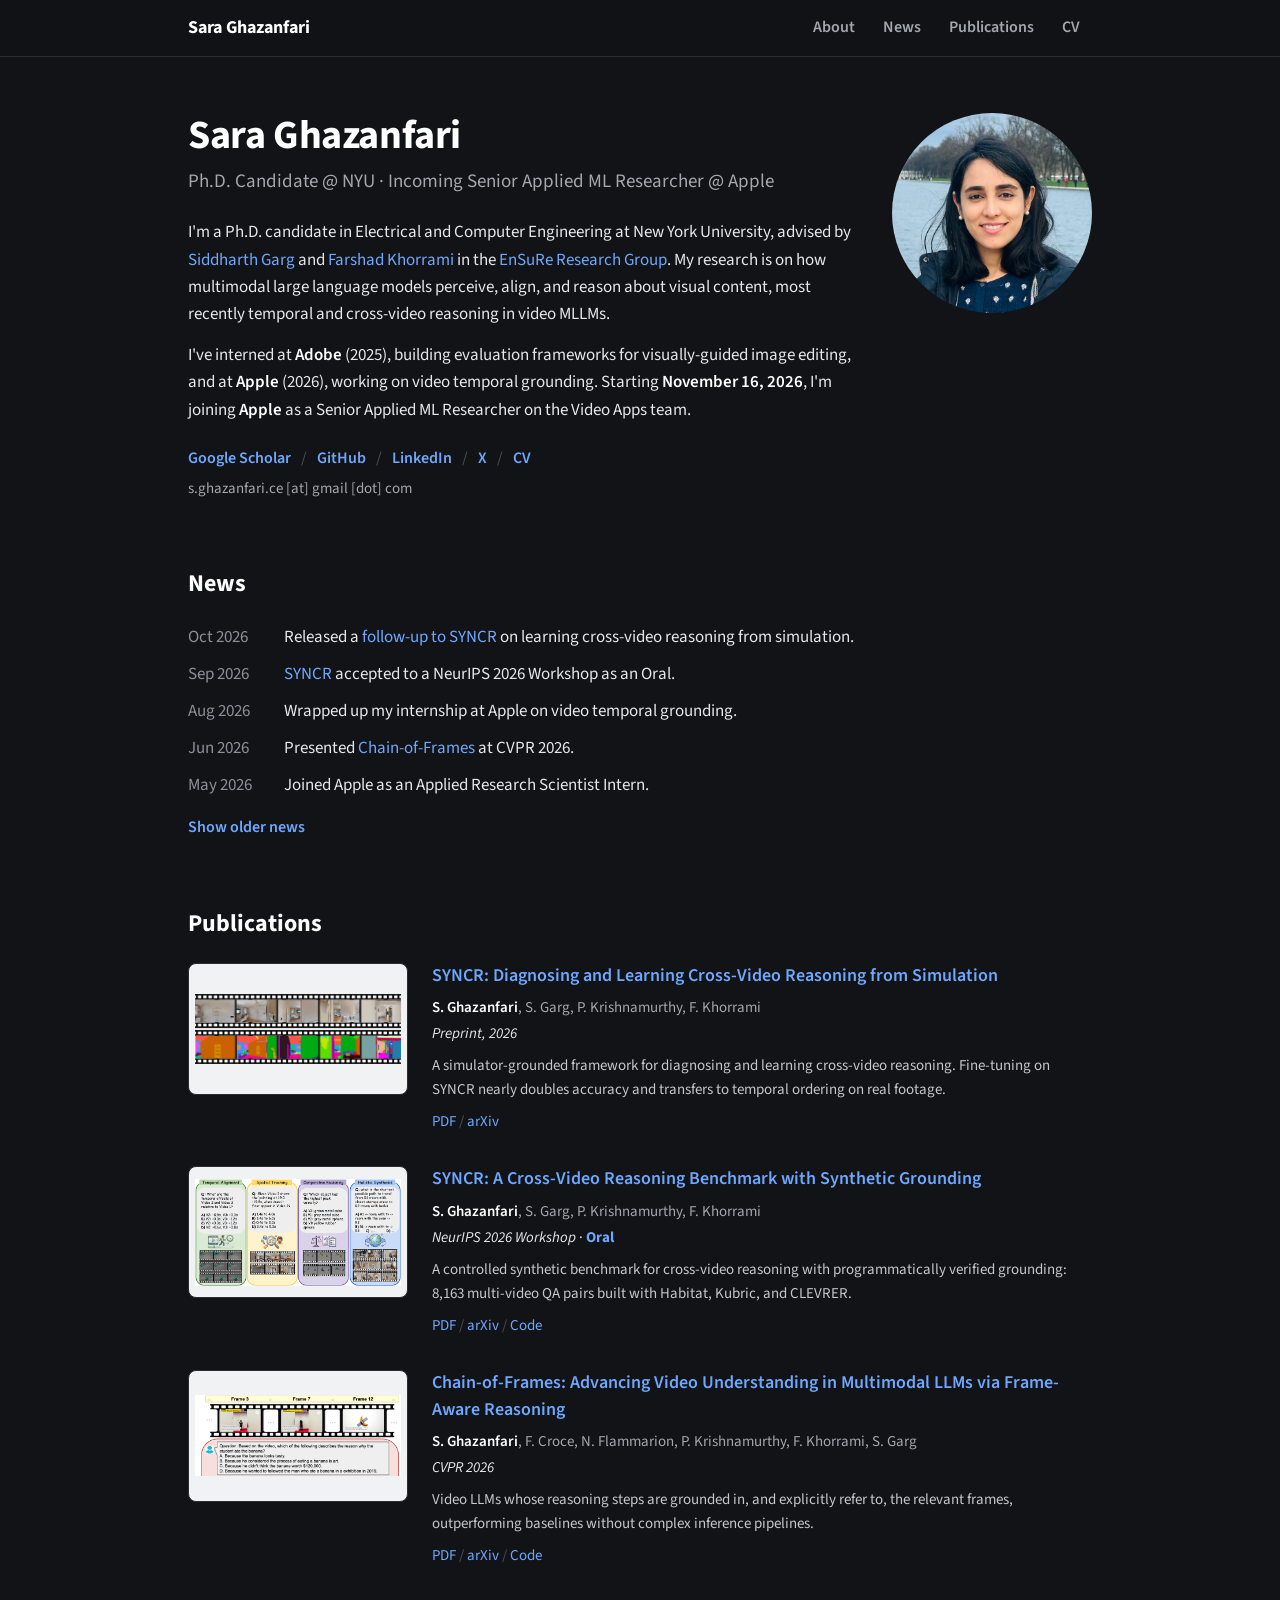
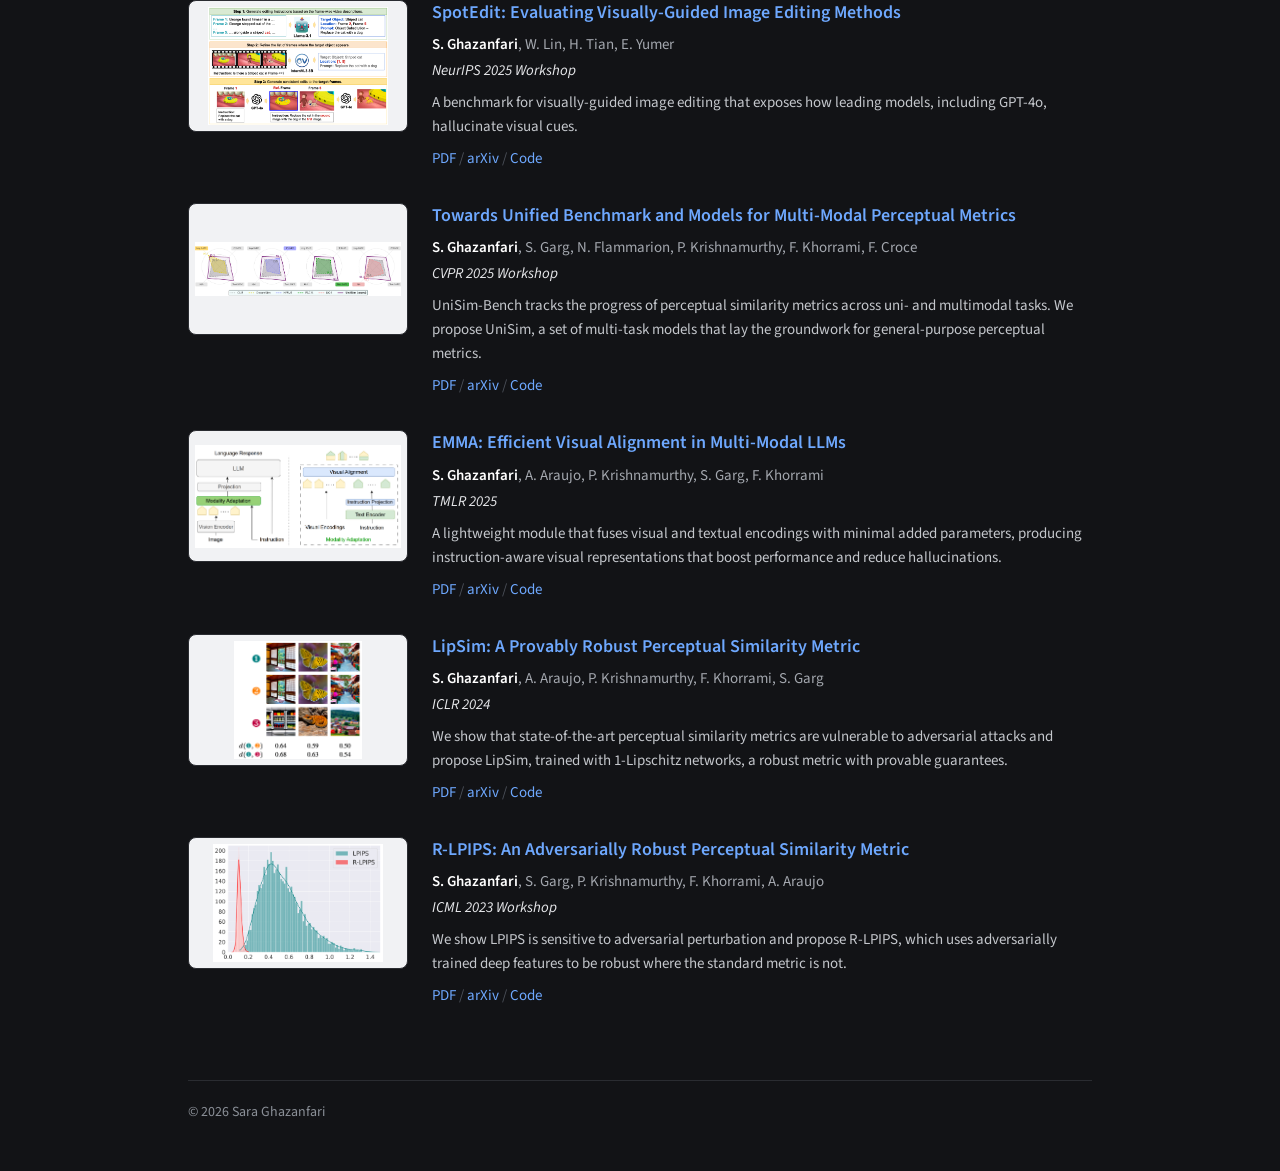
<file: index.html>
<!DOCTYPE html>
<html lang="en">
<head>
  <meta charset="UTF-8">
  <meta name="viewport" content="width=device-width, initial-scale=1.0">
  <title>Sara Ghazanfari</title>
  <meta name="author" content="Sara Ghazanfari">
  <meta name="theme-color" content="#121316">
  <meta name="description" content="Sara Ghazanfari: Ph.D. candidate at NYU and incoming Senior Applied ML Researcher at Apple, working on multimodal LLMs and video understanding.">
  <link rel="icon" type="image/png" href="Data/sara5.png">
  <link rel="preconnect" href="https://fonts.googleapis.com">
  <link rel="preconnect" href="https://fonts.gstatic.com" crossorigin>
  <link href="https://fonts.googleapis.com/css2?family=Source+Sans+3:wght@400;600;700&display=swap" rel="stylesheet">
  <link rel="stylesheet" href="stylesheet.css">
</head>
<body>

  <nav class="site-nav" aria-label="Sections">
    <div class="site-nav-inner">
      <a href="#about" class="site-nav-name">Sara Ghazanfari</a>
      <ul class="site-nav-links">
        <li><a href="#about">About</a></li>
        <li><a href="#news">News</a></li>
        <li><a href="#publications">Publications</a></li>
        <li><a href="Data/Sara_Ghazanfari_CV.pdf">CV</a></li>
      </ul>
    </div>
  </nav>

  <main class="container">

    <section id="about" class="profile">
      <img src="Data/sara5.png" alt="Portrait of Sara Ghazanfari" class="profile-img">
      <div class="profile-text">
        <h1 class="name">Sara Ghazanfari</h1>
        <p class="subtitle">Ph.D. Candidate @ NYU · Incoming Senior Applied ML Researcher @ Apple</p>
        <p class="bio">
          I'm a Ph.D. candidate in Electrical and Computer Engineering at New York University, advised by <a href="https://engineering.nyu.edu/faculty/siddharth-garg">Siddharth Garg</a> and <a href="https://engineering.nyu.edu/faculty/farshad-khorrami">Farshad Khorrami</a> in the <a href="https://wp.nyu.edu/ensure_group/">EnSuRe Research Group</a>. My research is on how multimodal large language models perceive, align, and reason about visual content, most recently temporal and cross-video reasoning in video MLLMs.
        </p>
        <p class="bio">
          I've interned at <b>Adobe</b> (2025), building evaluation frameworks for visually-guided image editing, and at <b>Apple</b> (2026), working on video temporal grounding. Starting <b>November 16, 2026</b>, I'm joining <b>Apple</b> as a Senior Applied ML Researcher on the Video Apps team.
        </p>
        <p class="profile-links">
          <a href="https://scholar.google.com/citations?user=0dMW47QAAAAJ&amp;hl=en">Google Scholar</a>
          <span class="sep" aria-hidden="true">/</span>
          <a href="https://github.com/SaraGhazanfari">GitHub</a>
          <span class="sep" aria-hidden="true">/</span>
          <a href="https://www.linkedin.com/in/sara-ghazanfari-1a8b37163/">LinkedIn</a>
          <span class="sep" aria-hidden="true">/</span>
          <a href="https://twitter.com/SaraGhznfri">X</a>
          <span class="sep" aria-hidden="true">/</span>
          <a href="Data/Sara_Ghazanfari_CV.pdf">CV</a>
        </p>
        <p class="email">s.ghazanfari.ce [at] gmail [dot] com</p>
      </div>
    </section>

    <section id="news">
      <h2>News</h2>
      <ul class="news-list">
        <li><span class="date">Oct 2026</span><span class="news-text">Released a <a href="https://arxiv.org/abs/2609.37918">follow-up to SYNCR</a> on learning cross-video reasoning from simulation.</span></li>
        <!-- TODO: add workshop name/link -->
        <li><span class="date">Sep 2026</span><span class="news-text"><a href="https://arxiv.org/abs/2605.08412">SYNCR</a> accepted to a NeurIPS 2026 Workshop as an Oral.</span></li>
        <li><span class="date">Aug 2026</span><span class="news-text">Wrapped up my internship at Apple on video temporal grounding.</span></li>
        <li><span class="date">Jun 2026</span><span class="news-text">Presented <a href="https://arxiv.org/abs/2506.00318">Chain-of-Frames</a> at CVPR 2026.</span></li>
        <li><span class="date">May 2026</span><span class="news-text">Joined Apple as an Applied Research Scientist Intern.</span></li>
      </ul>
      <details class="news-more">
        <summary><span class="when-closed">Show older news</span><span class="when-open">Hide older news</span></summary>
        <ul class="news-list">
          <li><span class="date">May 2026</span><span class="news-text">SYNCR released on arXiv, a controlled synthetic benchmark for cross-video reasoning.</span></li>
          <li><span class="date">Feb 2026</span><span class="news-text"><a href="https://arxiv.org/abs/2506.00318">Chain-of-Frames</a> accepted to CVPR 2026.</span></li>
          <li><span class="date">Dec 2025</span><span class="news-text">Attended NeurIPS 2025 to present <a href="https://arxiv.org/abs/2508.18159">SpotEdit</a> and <a href="https://arxiv.org/abs/2506.00318">Chain-of-Frames</a>.</span></li>
          <li><span class="date">Sep 2025</span><span class="news-text">SpotEdit accepted to a NeurIPS 2025 Workshop, with benchmark and code released on <a href="https://github.com/SaraGhazanfari/SpotEdit">GitHub</a>.</span></li>
          <li><span class="date">Jun 2025</span><span class="news-text">Chain-of-Frames released on arXiv, with code and models on <a href="https://github.com/SaraGhazanfari/CoF">GitHub</a>.</span></li>
          <li><span class="date">May 2025</span><span class="news-text">Joined Adobe as a Research Intern, advancing research on unified multimodal models.</span></li>
          <li><span class="date">May 2025</span><span class="news-text">EMMA accepted to <a href="https://openreview.net/pdf?id=lbrO3bGpeO">TMLR 2025</a>.</span></li>
          <li><span class="date">Apr 2025</span><span class="news-text">UniSim accepted to a <a href="https://sites.google.com/view/eval-fomo-2-cvpr/home">CVPR 2025 Workshop</a>.</span></li>
          <li><span class="date">Jun 2024</span><span class="news-text">Attended CVPR 2024.</span></li>
          <li><span class="date">Jan 2024</span><span class="news-text">LipSim accepted to ICLR 2024.</span></li>
          <li><span class="date">Jun 2023</span><span class="news-text">R-LPIPS accepted to an ICML 2023 Workshop.</span></li>
          <li><span class="date">Jan 2023</span><span class="news-text">Started my Ph.D. at NYU.</span></li>
        </ul>
      </details>
    </section>

    <section id="publications">
      <h2>Publications</h2>
      <div class="pub-list">

        <article class="pub">
          <img class="pub-img" src="Data/syncr_v2.png" alt="SYNCR teaser: paired video frames and segmentation maps">
          <div class="pub-info">
            <a href="https://arxiv.org/abs/2609.37918" class="pub-title">SYNCR: Diagnosing and Learning Cross-Video Reasoning from Simulation</a>
            <p class="pub-authors"><b>S. Ghazanfari</b>, S. Garg, P. Krishnamurthy, F. Khorrami</p>
            <p class="pub-venue"><i>Preprint, 2026</i></p>
            <p class="pub-desc">A simulator-grounded framework for diagnosing and learning cross-video reasoning. Fine-tuning on SYNCR nearly doubles accuracy and transfers to temporal ordering on real footage.</p>
            <p class="pub-links"><a href="https://arxiv.org/pdf/2609.37918">PDF</a> <span class="sep" aria-hidden="true">/</span> <a href="https://arxiv.org/abs/2609.37918">arXiv</a></p>
          </div>
        </article>

        <article class="pub">
          <img class="pub-img" src="Data/syncr_teaser.png" alt="SYNCR benchmark overview">
          <div class="pub-info">
            <a href="https://arxiv.org/abs/2605.08412" class="pub-title">SYNCR: A Cross-Video Reasoning Benchmark with Synthetic Grounding</a>
            <p class="pub-authors"><b>S. Ghazanfari</b>, S. Garg, P. Krishnamurthy, F. Khorrami</p>
            <p class="pub-venue"><i>NeurIPS 2026 Workshop</i> · <span class="oral">Oral</span></p>
            <p class="pub-desc">A controlled synthetic benchmark for cross-video reasoning with programmatically verified grounding: 8,163 multi-video QA pairs built with Habitat, Kubric, and CLEVRER.</p>
            <p class="pub-links"><a href="https://arxiv.org/pdf/2605.08412">PDF</a> <span class="sep" aria-hidden="true">/</span> <a href="https://arxiv.org/abs/2605.08412">arXiv</a> <span class="sep" aria-hidden="true">/</span> <a href="https://github.com/SaraGhazanfari/SYNCR">Code</a></p>
          </div>
        </article>

        <article class="pub">
          <img class="pub-img" src="Data/cof_crop.png" alt="Chain-of-Frames example: reasoning that cites frames 3, 7 and 12">
          <div class="pub-info">
            <a href="https://arxiv.org/abs/2506.00318" class="pub-title">Chain-of-Frames: Advancing Video Understanding in Multimodal LLMs via Frame-Aware Reasoning</a>
            <p class="pub-authors"><b>S. Ghazanfari</b>, F. Croce, N. Flammarion, P. Krishnamurthy, F. Khorrami, S. Garg</p>
            <p class="pub-venue"><i>CVPR 2026</i></p>
            <p class="pub-desc">Video LLMs whose reasoning steps are grounded in, and explicitly refer to, the relevant frames, outperforming baselines without complex inference pipelines.</p>
            <p class="pub-links"><a href="https://arxiv.org/pdf/2506.00318">PDF</a> <span class="sep" aria-hidden="true">/</span> <a href="https://arxiv.org/abs/2506.00318">arXiv</a> <span class="sep" aria-hidden="true">/</span> <a href="https://github.com/SaraGhazanfari/CoF">Code</a></p>
          </div>
        </article>

        <article class="pub">
          <img class="pub-img" src="Data/spotedit_teaser.png" alt="SpotEdit benchmark overview">
          <div class="pub-info">
            <a href="https://arxiv.org/abs/2508.18159" class="pub-title">SpotEdit: Evaluating Visually-Guided Image Editing Methods</a>
            <p class="pub-authors"><b>S. Ghazanfari</b>, W. Lin, H. Tian, E. Yumer</p>
            <p class="pub-venue"><i>NeurIPS 2025 Workshop</i></p>
            <p class="pub-desc">A benchmark for visually-guided image editing that exposes how leading models, including GPT-4o, hallucinate visual cues.</p>
            <p class="pub-links"><a href="https://arxiv.org/pdf/2508.18159">PDF</a> <span class="sep" aria-hidden="true">/</span> <a href="https://arxiv.org/abs/2508.18159">arXiv</a> <span class="sep" aria-hidden="true">/</span> <a href="https://github.com/SaraGhazanfari/SpotEdit">Code</a></p>
          </div>
        </article>

        <article class="pub">
          <img class="pub-img" src="Data/radar_plot.png" alt="UniSim results across perceptual tasks">
          <div class="pub-info">
            <a href="https://arxiv.org/abs/2412.10594" class="pub-title">Towards Unified Benchmark and Models for Multi-Modal Perceptual Metrics</a>
            <p class="pub-authors"><b>S. Ghazanfari</b>, S. Garg, N. Flammarion, P. Krishnamurthy, F. Khorrami, F. Croce</p>
            <p class="pub-venue"><i>CVPR 2025 Workshop</i></p>
            <p class="pub-desc">UniSim-Bench tracks the progress of perceptual similarity metrics across uni- and multimodal tasks. We propose UniSim, a set of multi-task models that lay the groundwork for general-purpose perceptual metrics.</p>
            <p class="pub-links"><a href="https://arxiv.org/pdf/2412.10594">PDF</a> <span class="sep" aria-hidden="true">/</span> <a href="https://arxiv.org/abs/2412.10594">arXiv</a> <span class="sep" aria-hidden="true">/</span> <a href="https://github.com/SaraGhazanfari/UniSim">Code</a></p>
          </div>
        </article>

        <article class="pub">
          <img class="pub-img" src="Data/emma.png" alt="EMMA architecture">
          <div class="pub-info">
            <a href="https://arxiv.org/abs/2410.02080" class="pub-title">EMMA: Efficient Visual Alignment in Multi-Modal LLMs</a>
            <p class="pub-authors"><b>S. Ghazanfari</b>, A. Araujo, P. Krishnamurthy, S. Garg, F. Khorrami</p>
            <p class="pub-venue"><i>TMLR 2025</i></p>
            <p class="pub-desc">A lightweight module that fuses visual and textual encodings with minimal added parameters, producing instruction-aware visual representations that boost performance and reduce hallucinations.</p>
            <p class="pub-links"><a href="https://arxiv.org/pdf/2410.02080">PDF</a> <span class="sep" aria-hidden="true">/</span> <a href="https://arxiv.org/abs/2410.02080">arXiv</a> <span class="sep" aria-hidden="true">/</span> <a href="https://github.com/SaraGhazanfari/EMMA">Code</a></p>
          </div>
        </article>

        <article class="pub">
          <img class="pub-img" src="Data/lipsim_ex.png" alt="LipSim adversarial examples">
          <div class="pub-info">
            <a href="https://arxiv.org/abs/2310.18274" class="pub-title">LipSim: A Provably Robust Perceptual Similarity Metric</a>
            <p class="pub-authors"><b>S. Ghazanfari</b>, A. Araujo, P. Krishnamurthy, F. Khorrami, S. Garg</p>
            <p class="pub-venue"><i>ICLR 2024</i></p>
            <p class="pub-desc">We show that state-of-the-art perceptual similarity metrics are vulnerable to adversarial attacks and propose LipSim, trained with 1-Lipschitz networks, a robust metric with provable guarantees.</p>
            <p class="pub-links"><a href="https://arxiv.org/pdf/2310.18274">PDF</a> <span class="sep" aria-hidden="true">/</span> <a href="https://arxiv.org/abs/2310.18274">arXiv</a> <span class="sep" aria-hidden="true">/</span> <a href="https://github.com/SaraGhazanfari/lipsim">Code</a></p>
          </div>
        </article>

        <article class="pub">
          <img class="pub-img" src="Data/r_lpips.png" alt="R-LPIPS robustness histogram">
          <div class="pub-info">
            <a href="https://arxiv.org/abs/2307.15157" class="pub-title">R-LPIPS: An Adversarially Robust Perceptual Similarity Metric</a>
            <p class="pub-authors"><b>S. Ghazanfari</b>, S. Garg, P. Krishnamurthy, F. Khorrami, A. Araujo</p>
            <p class="pub-venue"><i>ICML 2023 Workshop</i></p>
            <p class="pub-desc">We show LPIPS is sensitive to adversarial perturbation and propose R-LPIPS, which uses adversarially trained deep features to be robust where the standard metric is not.</p>
            <p class="pub-links"><a href="https://arxiv.org/pdf/2307.15157">PDF</a> <span class="sep" aria-hidden="true">/</span> <a href="https://arxiv.org/abs/2307.15157">arXiv</a> <span class="sep" aria-hidden="true">/</span> <a href="https://github.com/SaraGhazanfari/r-lpips">Code</a></p>
          </div>
        </article>

      </div>
    </section>

    <footer>© 2026 Sara Ghazanfari</footer>
  </main>

</body>
</html>
</file>
<file: stylesheet.css>
/* Classic academic layout, night theme */

:root {
  color-scheme: dark;
  --bg: #121316;
  --text: #e6e7ea;
  --text-strong: #ffffff;
  --text-secondary: #a3a7ae;
  --text-muted: #8b9098;
  --text-body: #c4c7cc;
  --rule: #2a2c31;
  --separator: #4b5059;
  --accent: #6ea8fe;
  --accent-hover: #9ec5fe;
  --nav-bg: rgba(18, 19, 22, 0.88);
  --nav-hover-bg: #1f2126;
  --figure-bg: #f1f2f4;
  --nav-height: 56px;
  --font: 'Source Sans 3', system-ui, -apple-system, BlinkMacSystemFont, "Segoe UI", Roboto, Helvetica, Arial, sans-serif;
}

* {
  box-sizing: border-box;
}

html {
  scroll-behavior: smooth;
}

body {
  margin: 0;
  background: var(--bg);
  color: var(--text);
  font-family: var(--font);
  font-size: 17px;
  line-height: 1.6;
  -webkit-font-smoothing: antialiased;
}

a {
  color: var(--accent);
  text-decoration: none;
}

a:hover {
  color: var(--accent-hover);
  text-decoration: underline;
}

b, strong {
  font-weight: 600;
  color: var(--text-strong);
}

/* Top navigation bar */
.site-nav {
  position: sticky;
  top: 0;
  z-index: 10;
  background: var(--nav-bg);
  -webkit-backdrop-filter: saturate(180%) blur(8px);
  backdrop-filter: saturate(180%) blur(8px);
  border-bottom: 1px solid var(--rule);
}

.site-nav-inner {
  max-width: 960px;
  margin: 0 auto;
  padding: 0 28px;
  min-height: var(--nav-height);
  display: flex;
  align-items: center;
  justify-content: space-between;
  gap: 16px;
}

.site-nav-name {
  font-weight: 700;
  font-size: 18px;
  color: var(--text-strong);
}

.site-nav-name:hover {
  color: var(--text-strong);
  text-decoration: none;
}

.site-nav-links {
  display: flex;
  align-items: center;
  gap: 4px;
  margin: 0;
  padding: 0;
  list-style: none;
}

.site-nav-links a {
  display: inline-flex;
  align-items: center;
  min-height: 44px;
  padding: 0 12px;
  border-radius: 6px;
  font-size: 16px;
  font-weight: 600;
  color: var(--text-secondary);
}

.site-nav-links a:hover {
  color: var(--text-strong);
  background: var(--nav-hover-bg);
  text-decoration: none;
}

/* Page layout */
.container {
  max-width: 960px;
  margin: 0 auto;
  padding: 56px 28px 48px;
}

section {
  margin-top: 64px;
  scroll-margin-top: calc(var(--nav-height) + 16px);
}

h2 {
  margin: 0 0 20px;
  font-size: 24px;
  font-weight: 700;
  color: var(--text-strong);
}

/* Profile header */
.profile {
  margin-top: 0;
  display: flex;
  flex-direction: row-reverse;
  flex-wrap: wrap;
  justify-content: center;
  align-items: flex-start;
  gap: 40px;
}

.profile-img {
  flex: 0 0 200px;
  width: 200px;
  height: 200px;
  border-radius: 50%;
  object-fit: cover;
}

.profile-text {
  flex: 999 1 420px;
  min-width: 0;
}

.name {
  margin: 0;
  font-size: 40px;
  line-height: 1.15;
  font-weight: 700;
  letter-spacing: -0.01em;
  color: var(--text-strong);
}

.subtitle {
  margin: 8px 0 0;
  font-size: 19px;
  color: var(--text-secondary);
}

.bio {
  margin: 14px 0 0;
}

.subtitle + .bio {
  margin-top: 22px;
}

.profile-links {
  margin: 22px 0 0;
  font-size: 16px;
  display: flex;
  flex-wrap: wrap;
  align-items: center;
  gap: 6px 10px;
}

.profile-links a {
  font-weight: 600;
}

.sep {
  color: var(--separator);
}

.email {
  margin: 6px 0 0;
  font-size: 15px;
  color: var(--text-secondary);
}

/* News */
.news-list {
  list-style: none;
  margin: 0;
  padding: 0;
  display: flex;
  flex-direction: column;
  gap: 10px;
}

.news-list li {
  display: flex;
  gap: 20px;
}

.news-list .date {
  flex: 0 0 76px;
  color: var(--text-muted);
}

.news-list .news-text {
  flex: 1 1 auto;
  min-width: 0;
}

.news-more {
  margin-top: 14px;
}

.news-more summary {
  display: inline-block;
  cursor: pointer;
  font-size: 16px;
  font-weight: 600;
  color: var(--accent);
  list-style: none;
}

.news-more summary::-webkit-details-marker {
  display: none;
}

.news-more summary:hover {
  color: var(--accent-hover);
  text-decoration: underline;
}

.news-more[open] summary .when-closed,
.news-more:not([open]) summary .when-open {
  display: none;
}

.news-more .news-list {
  margin-top: 12px;
}

/* Publications */
.pub-list {
  display: flex;
  flex-direction: column;
  gap: 32px;
}

.pub {
  display: flex;
  flex-wrap: wrap;
  align-items: flex-start;
  gap: 24px;
}

.pub-img {
  flex: 0 0 220px;
  width: 220px;
  height: 132px;
  object-fit: contain;
  background: var(--figure-bg);
  border: 1px solid var(--rule);
  border-radius: 8px;
  padding: 6px;
}

.pub-info {
  flex: 999 1 360px;
  min-width: 0;
}

.pub-title {
  font-size: 18px;
  font-weight: 600;
  line-height: 1.35;
}

.pub-authors {
  margin: 6px 0 0;
  font-size: 15px;
  color: var(--text-secondary);
}

.pub-authors b {
  color: var(--text-strong);
}

.pub-venue {
  margin: 2px 0 0;
  font-size: 15px;
}

.pub-venue .oral {
  color: var(--accent);
  font-weight: 700;
}

.pub-desc {
  margin: 8px 0 0;
  font-size: 15px;
  color: var(--text-body);
}

.pub-links {
  margin: 8px 0 0;
  font-size: 15px;
}

footer {
  margin-top: 72px;
  padding-top: 20px;
  border-top: 1px solid var(--rule);
  font-size: 14px;
  color: var(--text-muted);
}

/* Phones */
@media (max-width: 600px) {
  .site-nav-inner {
    padding: 0 12px 0 20px;
  }

  .site-nav-links a {
    padding: 0 8px;
    font-size: 15px;
  }

  .container {
    padding: 40px 20px 40px;
  }

  .name {
    font-size: 34px;
  }

  .profile {
    gap: 28px;
  }

  .pub-img {
    flex-basis: 100%;
    width: 100%;
    height: 180px;
  }
}

@media (max-width: 420px) {
  .site-nav-name {
    display: none;
  }

  .site-nav-inner {
    justify-content: center;
    padding: 0 8px;
  }
}
</file>
